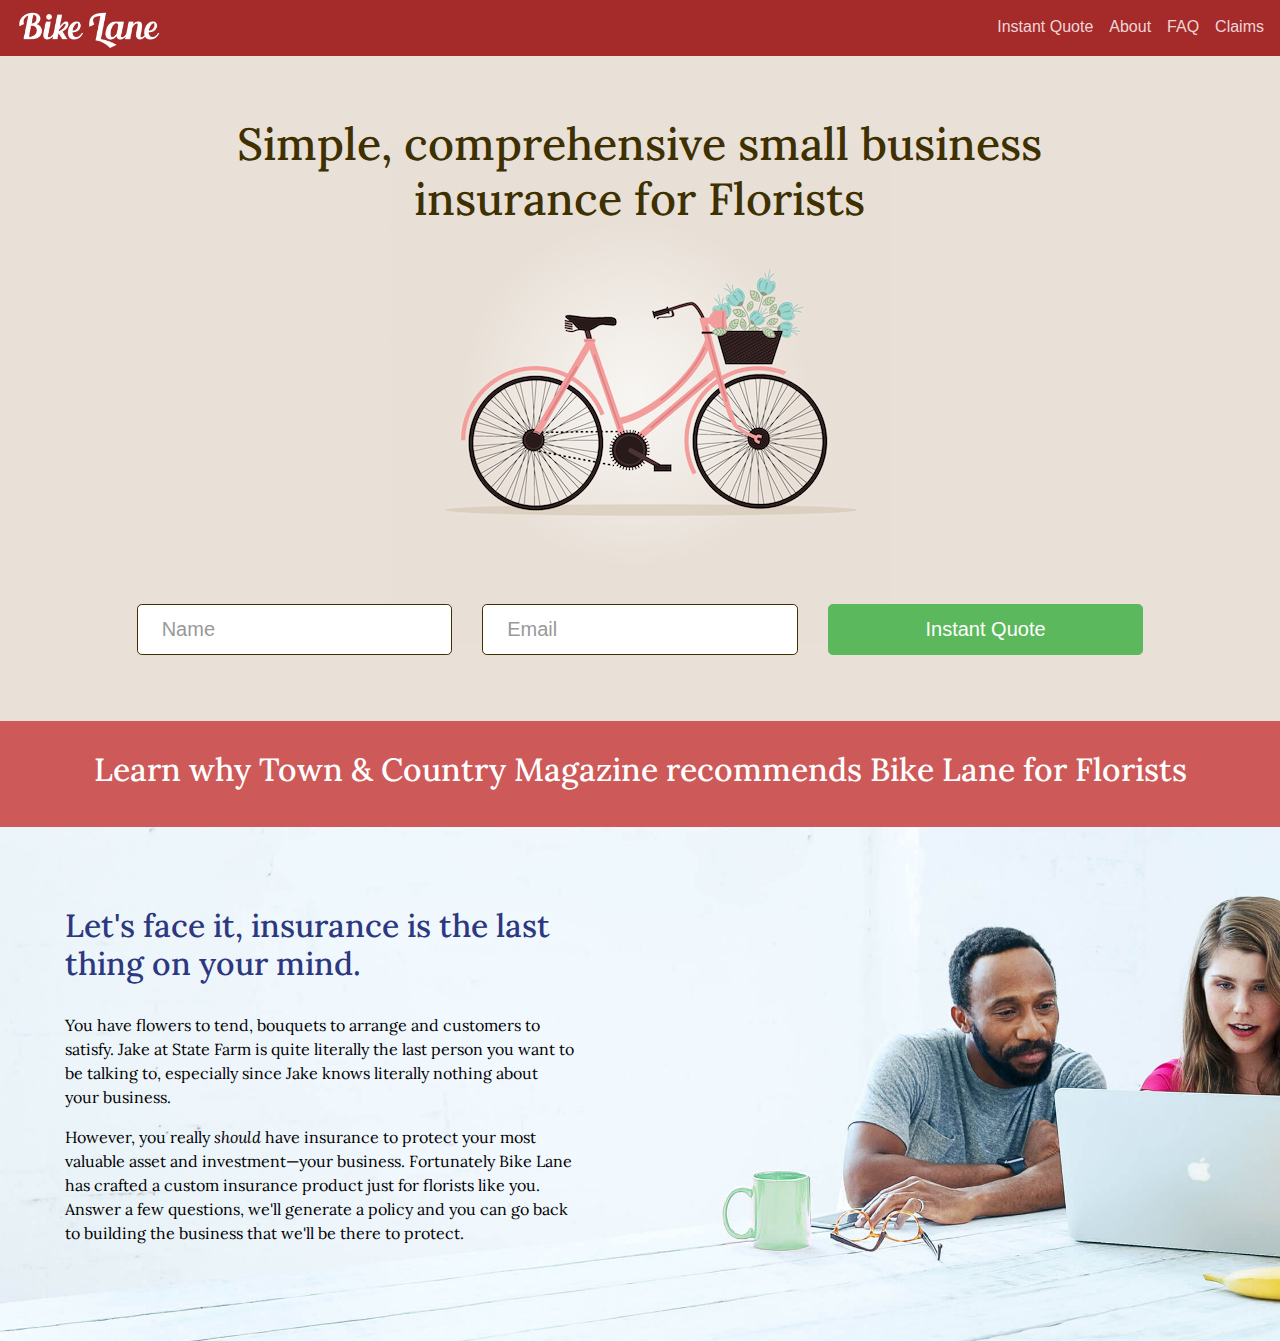
<file: resources/bikelane/public/landing.html>
<!DOCTYPE html>
<html lang="en">
<head>
<!-- Required meta tags always come first -->
<meta charset="utf-8">
<meta name="viewport" content="width=device-width, initial-scale=1, shrink-to-fit=no">
<meta http-equiv="x-ua-compatible" content="ie=edge">
<title>Insurance for Florists by Bike Lane</title>

<link rel="stylesheet" type="text/css" href="https://fonts.googleapis.com/css?family=Lora" />
<!-- Bootstrap CSS -->
<link rel="stylesheet" href="./bootstrap/css/bootstrap.min.css">
<link rel="stylesheet" href="./stylesheets/style.css">
<!-- End Bootstrap CSS -->
</head>
<body>
<div class="navbar navbar-dark navbar-full">
  <ul class="nav navbar-nav">
    <li class="nav-item">
      <img class="logo" src="./images/logo.png" alt="Bike Lane" />
    </li>
    <li class="nav-item float-xs-right">
    <a class="nav-link" href="#">Claims</a>
    </li>
    <li class="nav-item float-xs-right">
    <a class="nav-link" href="#">FAQ</a>
    </li>
    <li class="nav-item float-xs-right">
    <a class="nav-link" href="#">About</a>
    </li>
    <li class="nav-item float-xs-right">
    <a class="nav-link" href="#">Instant Quote</a>
    </li>
  </ul>
</div>
<div class="container-fluid background">
  <div class="row">
    <div class="col-sm-10 offset-sm-1 col-lg-8 offset-lg-2 introduction">
      <h1 class="text-xs-center">
        Simple, comprehensive small business insurance
        for Florists
      </h1>
    </div>
  </div>
  <div class="row">
    <div class="col-sm-6 offset-sm-3 text-xs-center">
      <img class="primary-image img-fluid" src="./images/florists_primary.png"
        alt="Florists" />
    </div>
  </div>
  <div class="row cta-section">
    <div class="col-sm-10 offset-sm-1">
      <form class="cta">
        <div class="col-sm-4">
          <div class="form-group">
            <label class="sr-only" for="name">Email address</label>
            <div class="input-group input-group-lg">
              <input type="text" class="form-control" id="name"
              placeholder="Name">
            </div>
          </div>
        </div>
        <div class="col-sm-4">
          <div class="form-group">
            <label class="sr-only" for="email">Password</label>
            <div class="input-group input-group-lg">
              <input type="email" class="form-control" id="email"
              placeholder="Email">
            </div>
          </div>
        </div>
        <div class="col-sm-4">
          <button type="submit" class="btn btn-success btn-block btn-lg">
            Instant Quote
          </button>
        </div>
      </form>
    </div>
  </div>
  <div class="row hero-intro">
    <div class="col-sm-12">
      <h2 class="text-xs-center">
        Learn why Town & Country Magazine recommends Bike Lane for Florists
      </h2>
    </div>
  </div>
  <div class="row common-hero">
    <div class="col-sm-10 col-md-9 col-lg-8 col-xl-6">
      <div class="text-wrapper">
        <h2>Let's face it, insurance is the last thing on your mind.</h2>
        <p>
        <span class="top-paragraph">
          You have flowers to tend, bouquets to arrange
          and customers to satisfy.
        </span>
        Jake at State Farm  is quite literally
        the last person you want to be talking to, especially since Jake
        knows literally nothing about your business.
        </p>
        <p>
        However, you really <i>should</i> have insurance to protect
        your most valuable asset and investment—your business.
        <span class="bottom-paragraph">
          Fortunately Bike Lane has crafted a custom insurance product just
          for florists
          like you. Answer a few questions, we'll generate a policy
          and you can go back to building the business that we'll be there
          to protect.
        </span>
        </p>
      </div>
    </div>
  </div>
</div>
<script src="./javascript/jquery.min.js"></script>
<script src="./javascript/tether.min.js"></script>
<script src="./bootstrap/js/bootstrap.min.js"></script>
<script src="./javascript/bikelane.js"></script>
</body>
</html>
</file>
<file: resources/bikelane/public/stylesheets/style.css>
.navbar {
  background-color: brown;
}

.navbar-dark .navbar-nav .nav-link {
  color: #f0d6d6;
}

.navbar-dark .navbar-nav .nav-link:hover,
.navbar-dark .navbar-nav .nav-link:focus {
  color: white;
}

.navbar .logo {
  position: relative;
  top: 2px;
  height: 40px;
}

.background {
  width: 100%;
  height: 100%;
  background-color: rgb(233, 224, 215);
}

.introduction h1 {
  position: relative;
  top: 60px;
  z-index: 1;
  color: #3e3000;
  font-size: 45px;
  line-height: 55px;
}

.primary-image {
  position: relative;
  top: -30px;
  margin-bottom: -70px;
}

.cta-section {
  margin-bottom: 50px;
}

.cta-section input {
  border: solid 1px #3e3000;
}

.hero-intro {
  background-color: #ce5959;
  color: white;
}

.hero-intro h2 {
  padding: 30px;
}

.common-hero {
  background-image: url('../images/hero.jpg');
  background-size: cover;
  color: #2c387f;
}

.common-hero h2 {
  margin-bottom: 30px;
}

.common-hero p {
  color: black;
}

.common-hero .text-wrapper {
  padding: 80px 50px;
}

h1 {
  line-height: 50px;
  font-family: Lora;
  font-style: normal;
  font-variant: normal;
  font-weight: 500;
}

h2 {
  font-family: Lora;
  line-height: 38px;
}

h3 {
  font-family: Lora;
  font-style: normal;
  font-variant: normal;
  font-weight: 500;
}
p {
  font-family: Lora;
  font-style: normal;
  font-variant: normal;
  font-weight: 400;
}
</file>
